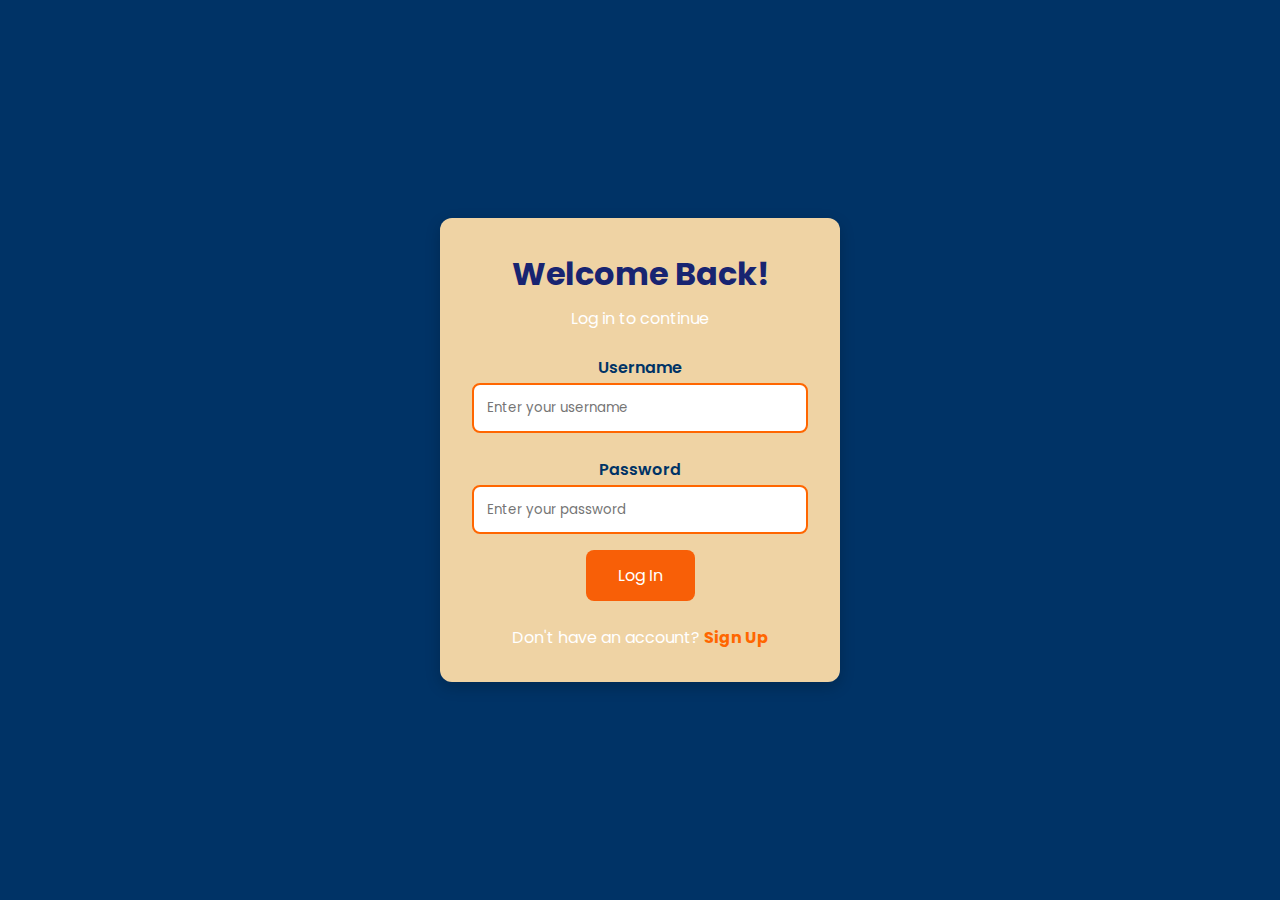
<file: log in page.html>
<!DOCTYPE html>
<html lang="en">
<head>
    <meta charset="UTF-8">
    <meta name="viewport" content="width=device-width, initial-scale=1.0">
    <title>Login Page</title>
    <link rel="stylesheet" href="login.css">
    <link href="https://fonts.googleapis.com/css2?family=Poppins:wght@400;600&display=swap" rel="stylesheet">
</head>
<body>
    <div class="container">
        <div class="login-box">
            <h1>Welcome Back!</h1>
            <p>Log in to continue</p>
            <form>
                <label for="username">Username</label>
                <input type="text" id="username" placeholder="Enter your username" required>

                <label for="password">Password</label>
                <input type="password" id="password" placeholder="Enter your password" required>

                <button type="submit" class="btn">Log In</button>
            </form>
            <div class="signup-link">
                <p>Don't have an account? <a href="#" class="signup-btn">Sign Up</a></p>
            </div>
        </div>
    </div>
</body>
</html>
</file>
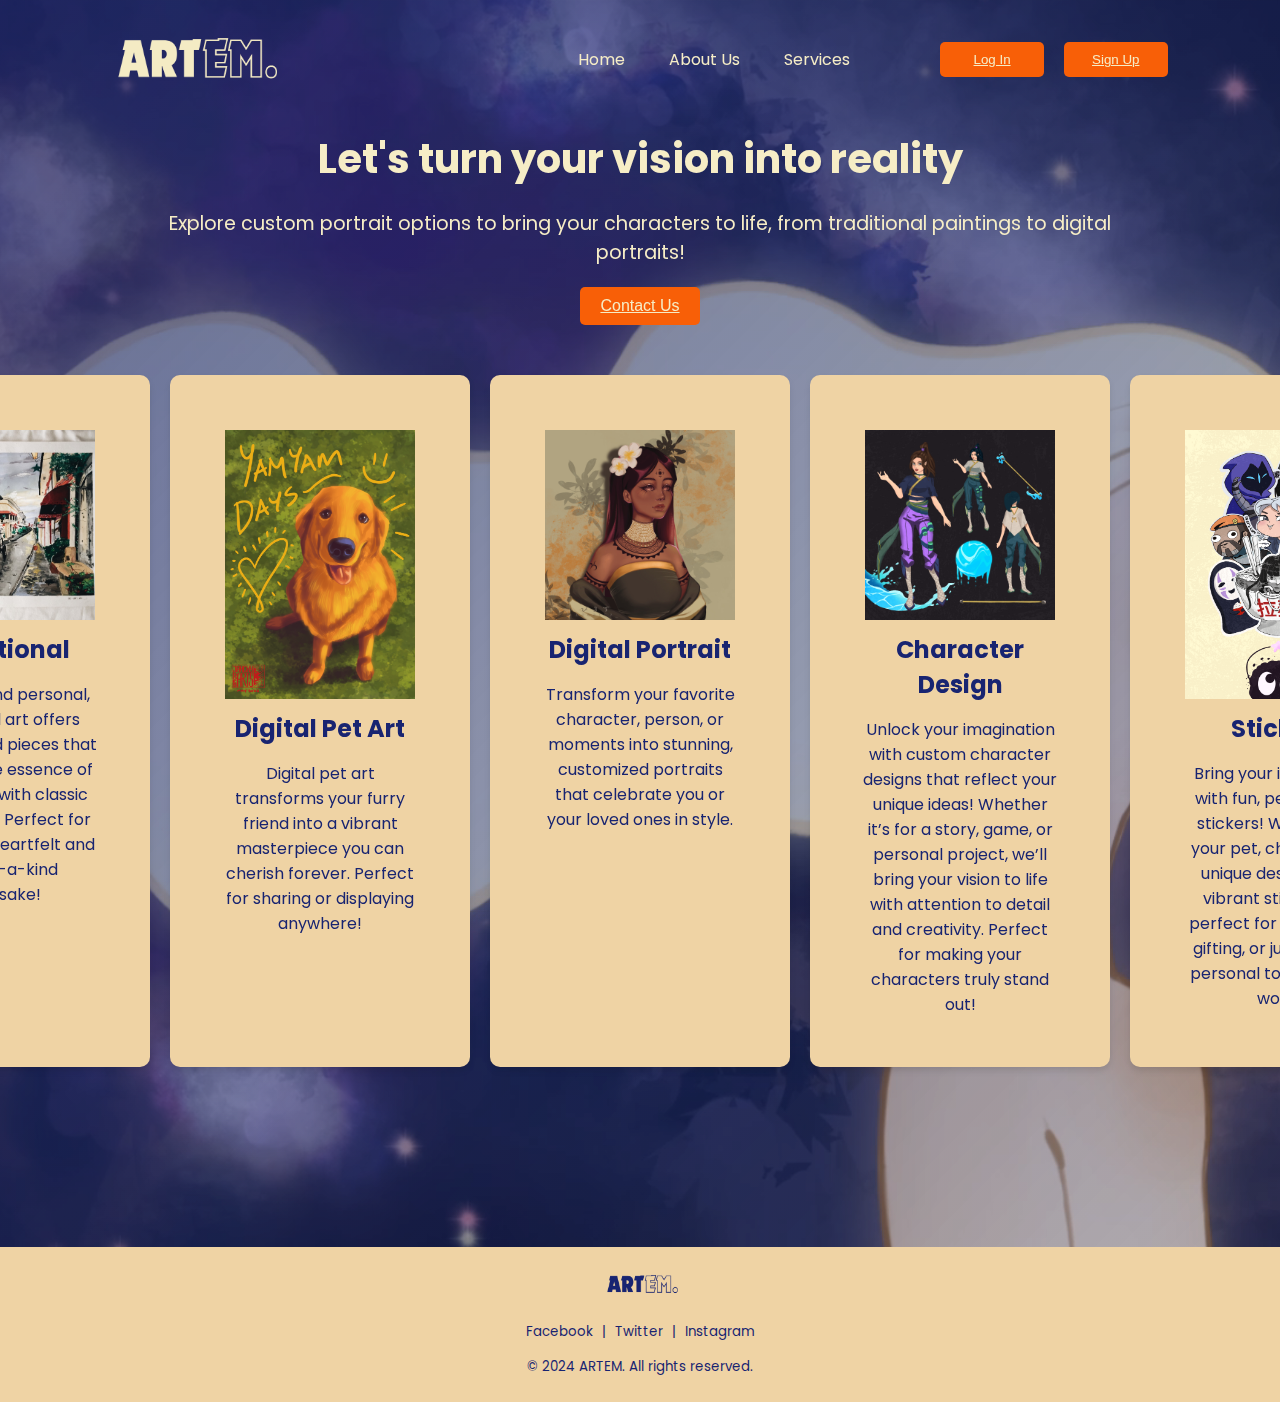
<file: services.html>
<!DOCTYPE html>
<html>
<head>
    <meta name="viewport" content="width=device-width, initial-scale-1.0">
    <title>Services</title>
    <link rel="stylesheet" href="./assets/css/services.css">
    <link href="https://fonts.googleapis.com/css2?family=Poppins:wght@300;400;500;600&display=swap" rel="stylesheet">

</head>
<body>
  <div class="container">
    <video autoplay muted loop>
      <source src="./assets/videos/animation.mp4" type="video/mp4">
      Your browser does not support the video tag.
    </video>
   
    <nav>
      <img src="./assets/images/ART.png" class="logo">
      <ul>
        <li><a href="./index.html">Home</a></li>
        <li><a href="./aboutus.html">About Us</a></li>
        <li><a href="./services.html">Services</a></li>
      </ul>
      <button class="btn"><a href="./loginpage.html">Log In</a></button>
      <button class="btn"><a href="./signup.html">Sign Up</a></button>
    </nav>
    <main>
      <section class="welcome-section">
          <h1>Let's turn your vision into reality</h1>
          <p>Explore custom portrait options to bring your characters to life, from traditional paintings to digital portraits!</p>
          <button class="cta-button"><a href= "./contact.html">Contact Us</a></button>
      </section>
      
      <section class="feature-section">
        <div class="feature">
            <img class="artwork" src="./assets/images/Trad.jpg" />
            <h2>Traditional</h2>
            <p>Timeless and personal, traditional art offers handcrafted pieces that capture the essence of your vision with classic techniques. Perfect for creating a heartfelt and one-of-a-kind keepsake!</p>
        </div>
        <div class="feature">
            <img class="artwork" src="./assets/images/YAMYAM.png" />
            <h2>Digital Pet Art</h2>
            <p>Digital pet art transforms your furry friend into a vibrant masterpiece you can cherish forever. Perfect for sharing or displaying anywhere!</p>
        </div>
        <div class="feature">
            <img class="artwork" src="./assets/images/002.JPG" />
            <h2>Digital Portrait</h2>
            <p>Transform your favorite character, person, or moments into stunning, customized portraits that celebrate you or your loved ones in style.</p>
        </div>
        <div class="feature">
          <img class="artwork" src="./assets/images/CharacterD.PNG" />
          <h2>Character Design</h2>
          <p>Unlock your imagination with custom character designs that reflect your unique ideas! Whether it’s for a story, game, or personal project, we’ll bring your vision to life with attention to detail and creativity. Perfect for making your characters truly stand out!</p>
      </div>
        <div class="feature">
          <img class="artwork" src="./assets/images/sticker.png" />
          <h2>Stickers</h2>
          <p>Bring your ideas to life with fun, personalized stickers! Whether it's your pet, character, or unique design, these vibrant stickers are perfect for decorating, gifting, or just adding a personal touch to your world.</p>
      </div>
      </section>

    </div>
    </section>
    </main>
    
    
  <footer>
    <div class="footer-content">
      <img src="./assets/images/ART2.png" class="logo-footer">
        <div class="social-links">
            <a href="#">Facebook</a> | 
            <a href="#">Twitter</a> | 
            <a href="#">Instagram</a>
        </div>
        <p>&copy; 2024 ARTEM. All rights reserved.</p>
    </div>
</footer>
</div>
</body>
</html>
</file>
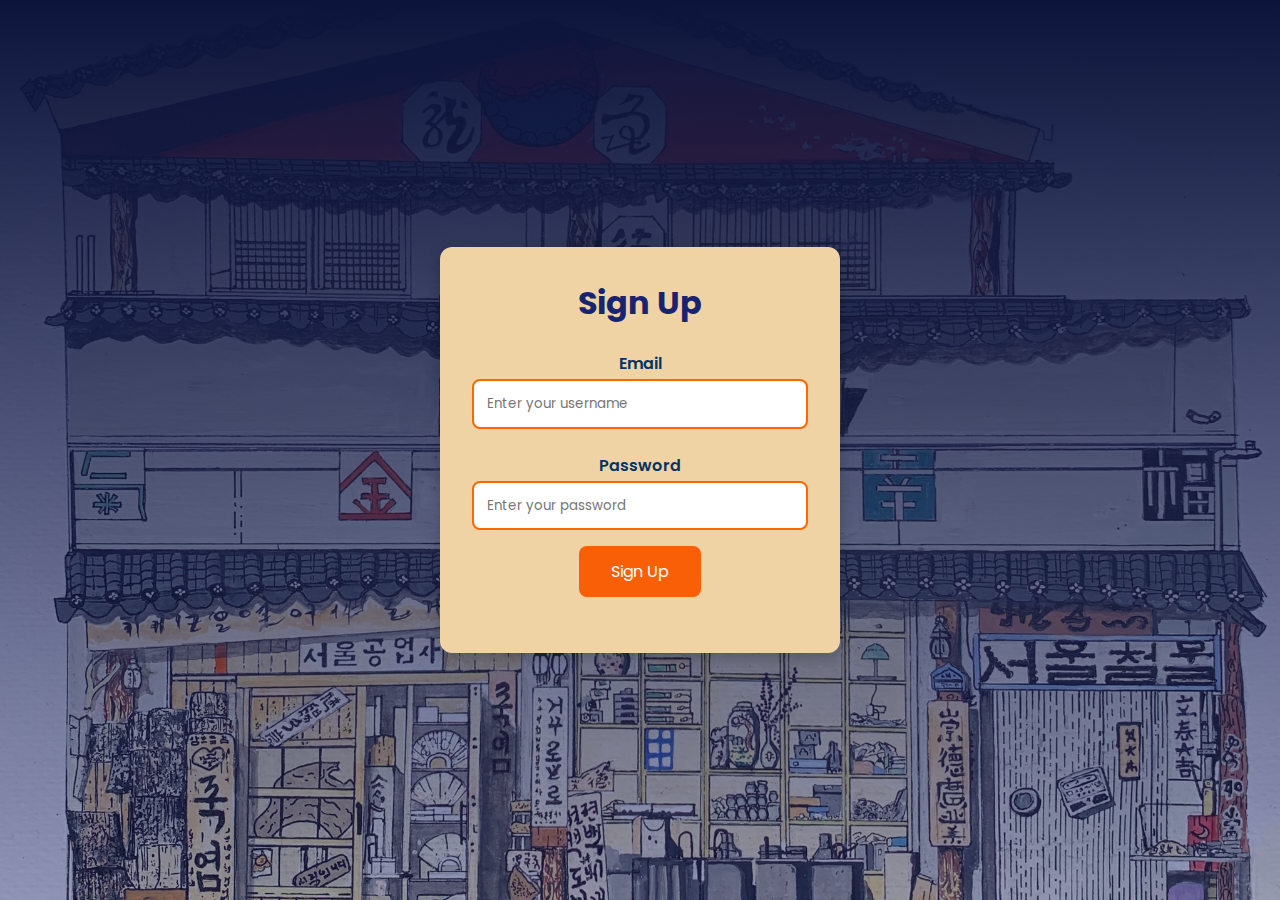
<file: signup.html>
<!DOCTYPE html>
<html lang="en">
<head>
    <meta charset="UTF-8">
    <meta name="viewport" content="width=device-width, initial-scale=1.0">
    <title>Sign Up Page</title>
    <link rel="stylesheet" href="./assets/css/signup.css">
    <link href="https://fonts.googleapis.com/css2?family=Poppins:wght@400;600&display=swap" rel="stylesheet">
</head>
<body>
    <div class="container">
        <div class="login-box">
            <h1>Sign Up</h1>
            <form>
                <label for="username">Email</label>
                <input type="text" id="username" placeholder="Enter your username" required>

                <label for="password">Password</label>
                <input type="password" id="password" placeholder="Enter your password" required>

                <button type="submit" class="btn">Sign Up</button>
            </form>
        </div>
    </div>
</body>
</html>
</file>
<file: login.css>
/* General Styling */
* {
    margin: 0;
    padding: 0;
    box-sizing: border-box;
    font-family: 'Poppins', sans-serif;
}

body {
    background-color: #003366; /* Deep Blue Background */
    color: #fff;
    display: flex;
    justify-content: center;
    align-items: center;
    height: 100vh;
}

/* Container */
.container {
    background-color: #efd3a4; /* Beige Background */
    padding: 2rem;
    border-radius: 12px;
    box-shadow: 0 5px 15px rgba(0, 0, 0, 0.2);
    text-align: center;
    width: 100%;
    max-width: 400px;
    animation: fadeIn 1.2s ease-in-out;
}

/* Heading */
h1 {
    color: #182471; /* Orange Text */
    margin-bottom: 0.5rem;
    font-size: 2rem;
}

/* Form Elements */
form {
    margin: 1.5rem 0;
}

label {
    display: block;
    color: #003366;
    margin: 0.5rem 0 0.2rem;
    font-weight: 600;
}

input {
    width: 100%;
    padding: 0.8rem;
    border: 2px solid #ff6600;
    border-radius: 8px;
    outline: none;
    margin-bottom: 1rem;
    transition: 0.3s ease;
}

input:focus {
    border-color: #003366;
    box-shadow: 0 0 5px #003366;
}

/* Buttons */
.btn {
    background-color: #f85f07;
    color: #fff;
    border: none;
    padding: 0.8rem 2rem;
    font-size: 1rem;
    cursor: pointer;
    border-radius: 8px;
    transition: all 0.3s ease;
}

.btn:hover {
    background-color: #cc5200;
    transform: scale(1.05);
    box-shadow: 0 0 10px rgba(255, 102, 0, 0.7);
}

.signup-link {
    margin-top: 1rem;
}

.signup-btn {
    color: #ff6600;
    text-decoration: none;
    font-weight: bold;
    transition: color 0.3s ease;
}

.signup-btn:hover {
    color: #cc5200;
}

/* Animations */
@keyframes fadeIn {
    from {
        opacity: 0;
        transform: translateY(-20px);
    }
    to {
        opacity: 1;
        transform: translateY(0);
    }
}
</file>
<file: assets/css/services.css>
* {
  margin: 0;
  padding: 0;
  box-sizing: border-box;
}

html, body {
  height: 100%; 
 
}

body {
  font-family: 'Poppins', sans-serif;
  
}


a {
  color: inherit;
}

.container {
  display: flex;
  flex-direction: column;
  background: linear-gradient(135deg, rgba(24, 36, 113, 0.7) 0%, rgba(24, 36, 113, 0.3) 100%);
  background-size: cover;
  background-position: center;
  min-height: 100vh; 
  position: relative; 
  padding: 10px 8%;
  
}

.container::before {
  content: '';
  position: absolute;
  top: 0;
  left: 0;
  width: 100%;
  height: 100%;
  z-index: -1; 
}


.container video {
  position: absolute;
  top: 0;
  left: 0;
  width: 100%;
  height: 100%;
  object-fit: cover;
  z-index: -2; 
  pointer-events: none;
}

nav {
  width: 100%;
  display: flex;
  align-items: center;
  justify-content: space-between;
  padding: 10px 0;
}

.logo {
  width: 180px;
  cursor: pointer;
}

nav ul {
  list-style: none;
  width: 100%;
  text-align: right;
  padding-right: 60px;
}

nav ul li {
  display: inline-block;
  margin: 10px 20px;
}

nav ul li a {
  color: #f6edc6;
  text-decoration: none;
}

nav ul li a:hover {
  color: #f85f07;
}

.btn {
  width: 150px;
  margin: 10px 10px;
  padding: 10px 20px;
  border: 0;
  outline: 0;
  border-radius: 5px;
  background: #f85f07;
  color: #f6edc6;
  transition: background-color 0.3s ease;
  cursor: pointer;
}

.btn:hover {
  background-color: #ac4204;
}

main {
  flex: 1; 
  display: flex;
  flex-direction: column;
  align-items: center;
  justify-content: center;
  padding: 20px;
  min-height: 100vh;
  margin-bottom: 150px;
  
}

.welcome-section {
  text-align: center;
  margin-bottom: 50px;
  color: #f6edc6;
}

.welcome-section h1 {
  font-size: 2.5rem;
  margin-bottom: 20px;
}

.welcome-section p {
  font-size: 1.2rem;
  margin-bottom: 20px;
}

.cta-button {
  background-color: #f85f07;
  color: #f6edc6;
  padding: 10px 20px;
  border: none;
  border-radius: 5px;
  font-size: 1rem;
  cursor: pointer;
  transition: background-color 0.3s ease;
}

.cta-button:hover {
  background-color: #ac4204;
}

.feature-section {
  display: flex;
  gap: 20px;
  justify-content: center;
  color: #182471;
  animation: fadeIn 1.2s ease-in-out;
}

.artwork{
  padding: 5px;
  width: 200px;
  border-radius: 0%;
  border: 5px solid var(#f85f07);
}

.artwork:hover{
  filter: brightness(50%);
}

.feature {
  background-color: #efd3a4;
  padding: 50px;
  text-align: center;
  border-radius: 10px;
  width: 300px;
  box-shadow: 0 4px 6px rgba(0, 0, 0, 0.1);
}

.feature h2 {
  margin-bottom: 15px;
  font-size: 1.5rem;
}

.feature h2:hover {
  color: #f85f07;
  cursor: pointer;
}

.feature p {
  font-size: 1rem;
}


footer {
  background-color: #efd3a4;
  color: #182471;
  padding: 20px;
  text-align: center;
  width: 100%;
  font-size: smaller;
  margin-top: auto; 
  z-index: 1; 
}


.footer-content {
  display: flex;
  flex-direction: column;
  align-items: center;
}

.logo-footer {
  width: 80px;
  margin-bottom: 10px;
}

.footer-content p {
  margin: 5px 0;
}

.social-links {
  margin: 10px 0;
}

.social-links a {
  color: #182471;
  text-decoration: none;
  margin: 0 5px;
}

.social-links a:hover {
  text-decoration: underline;
}

@media (max-width: 768px) {
  .feature-section {
      flex-direction: column;
      align-items: center;
  }

  .feature {
      width: 100%;
  }

  @keyframes fadeIn {
    from {
        opacity: 0;
        transform: translateY(-20px);
    }

    to {
        opacity: 1;
        transform: translateY(0);
    }
  }
}
</file>
<file: assets/css/signup.css>
* {
    margin: 0;
    padding: 0;
    box-sizing: border-box;
    font-family: 'Poppins', sans-serif;
}

body {
    background-image: linear-gradient(#0d143c,#18247162), url("../images/signup.JPG");
    background-size: cover;
    background-position: center; 
    color: #fff;
    display: flex;
    justify-content: center;
    align-items: center;
    height: 100vh;
}


.container {
    background-color: #efd3a4; 
    padding: 2rem;
    border-radius: 12px;
    box-shadow: 0 5px 15px rgba(0, 0, 0, 0.2);
    text-align: center;
    width: 100%;
    max-width: 400px;
    animation: fadeIn 1.2s ease-in-out;
}

a {
    color: inherit;
}

h1 {
    color: #182471; 
    margin-bottom: 0.5rem;
    font-size: 2rem;
}


form {
    margin: 1.5rem 0;
}

label {
    display: block;
    color: #003366;
    margin: 0.5rem 0 0.2rem;
    font-weight: 600;
}

input {
    width: 100%;
    padding: 0.8rem;
    border: 2px solid #ff6600;
    border-radius: 8px;
    outline: none;
    margin-bottom: 1rem;
    transition: 0.3s ease;
}

input:focus {
    border-color: #003366;
    box-shadow: 0 0 5px #003366;
}


.btn {
    background-color: #f85f07;
    color: #fff;
    border: none;
    padding: 0.8rem 2rem;
    font-size: 1rem;
    cursor: pointer;
    border-radius: 8px;
    transition: all 0.3s ease;
}

.btn:hover {
    background-color: #cc5200;
    transform: scale(1.05);
    box-shadow: 0 0 10px rgba(255, 102, 0, 0.7);
}

.signup-link {
    margin-top: 1rem;
}

.signup-btn {
    color: #ff6600;
    text-decoration: none;
    font-weight: bold;
    transition: color 0.3s ease;
}

.signup-btn:hover {
    color: #cc5200;
}


@keyframes fadeIn {
    from {
        opacity: 0;
        transform: translateY(-20px);
    }
    to {
        opacity: 1;
        transform: translateY(0);
    }
}
</file>
